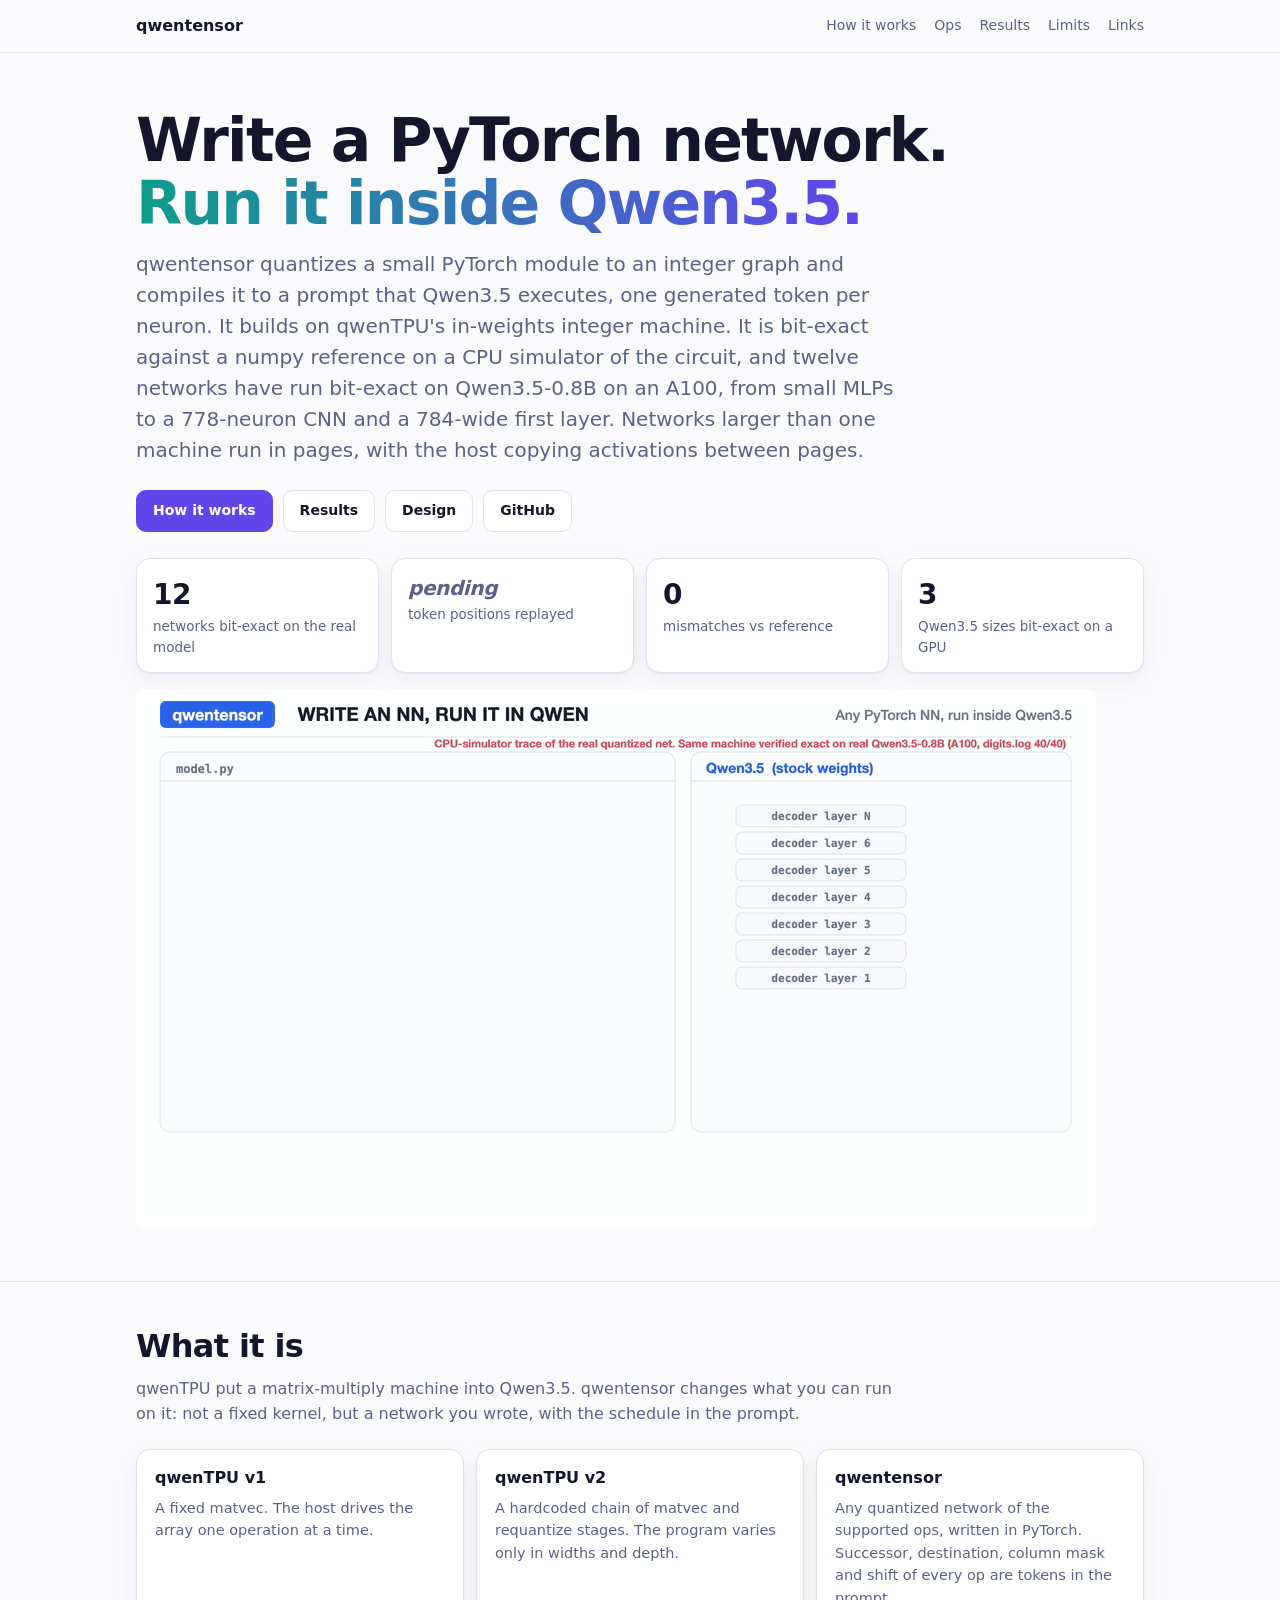
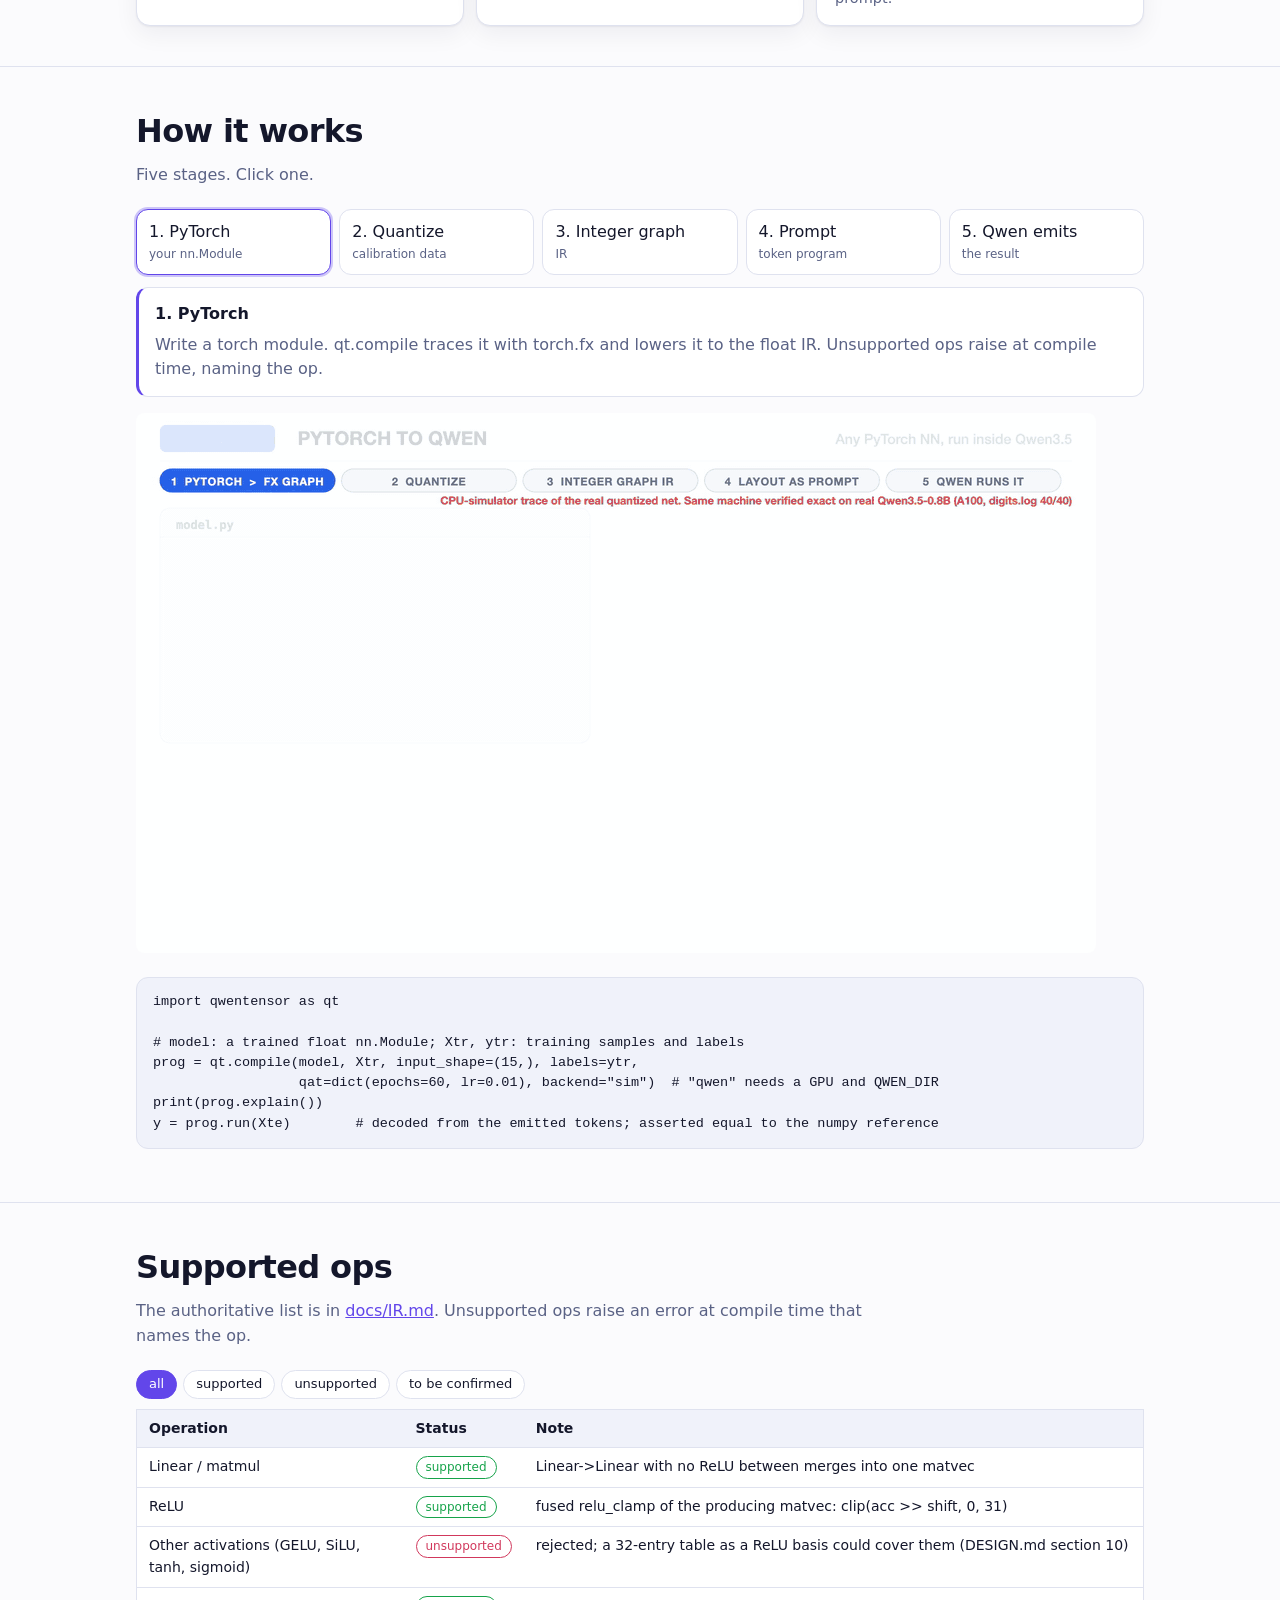
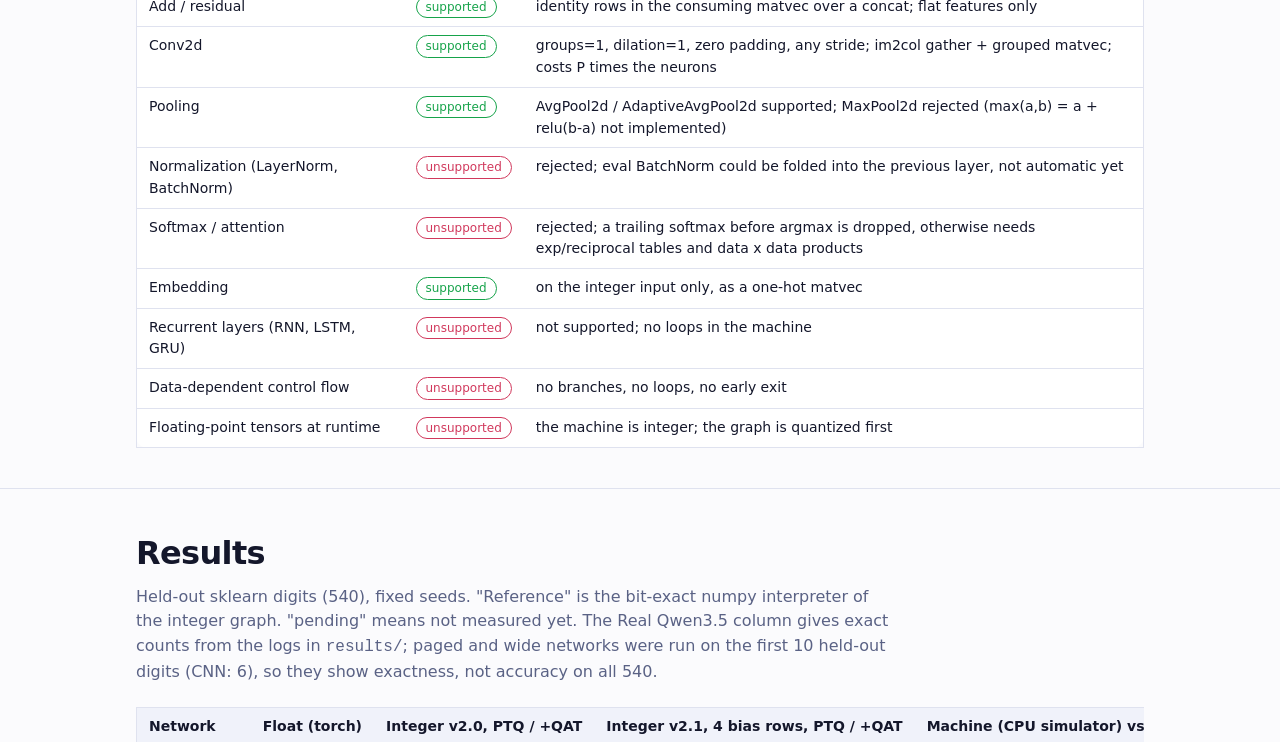
<file: docs/index.html>
<!doctype html>
<meta charset="utf-8">
<title>qwentensor</title>
<meta http-equiv="refresh" content="0; url=site/">
<link rel="canonical" href="site/">
<p><a href="site/">Open the qwentensor page</a></p>
</file>
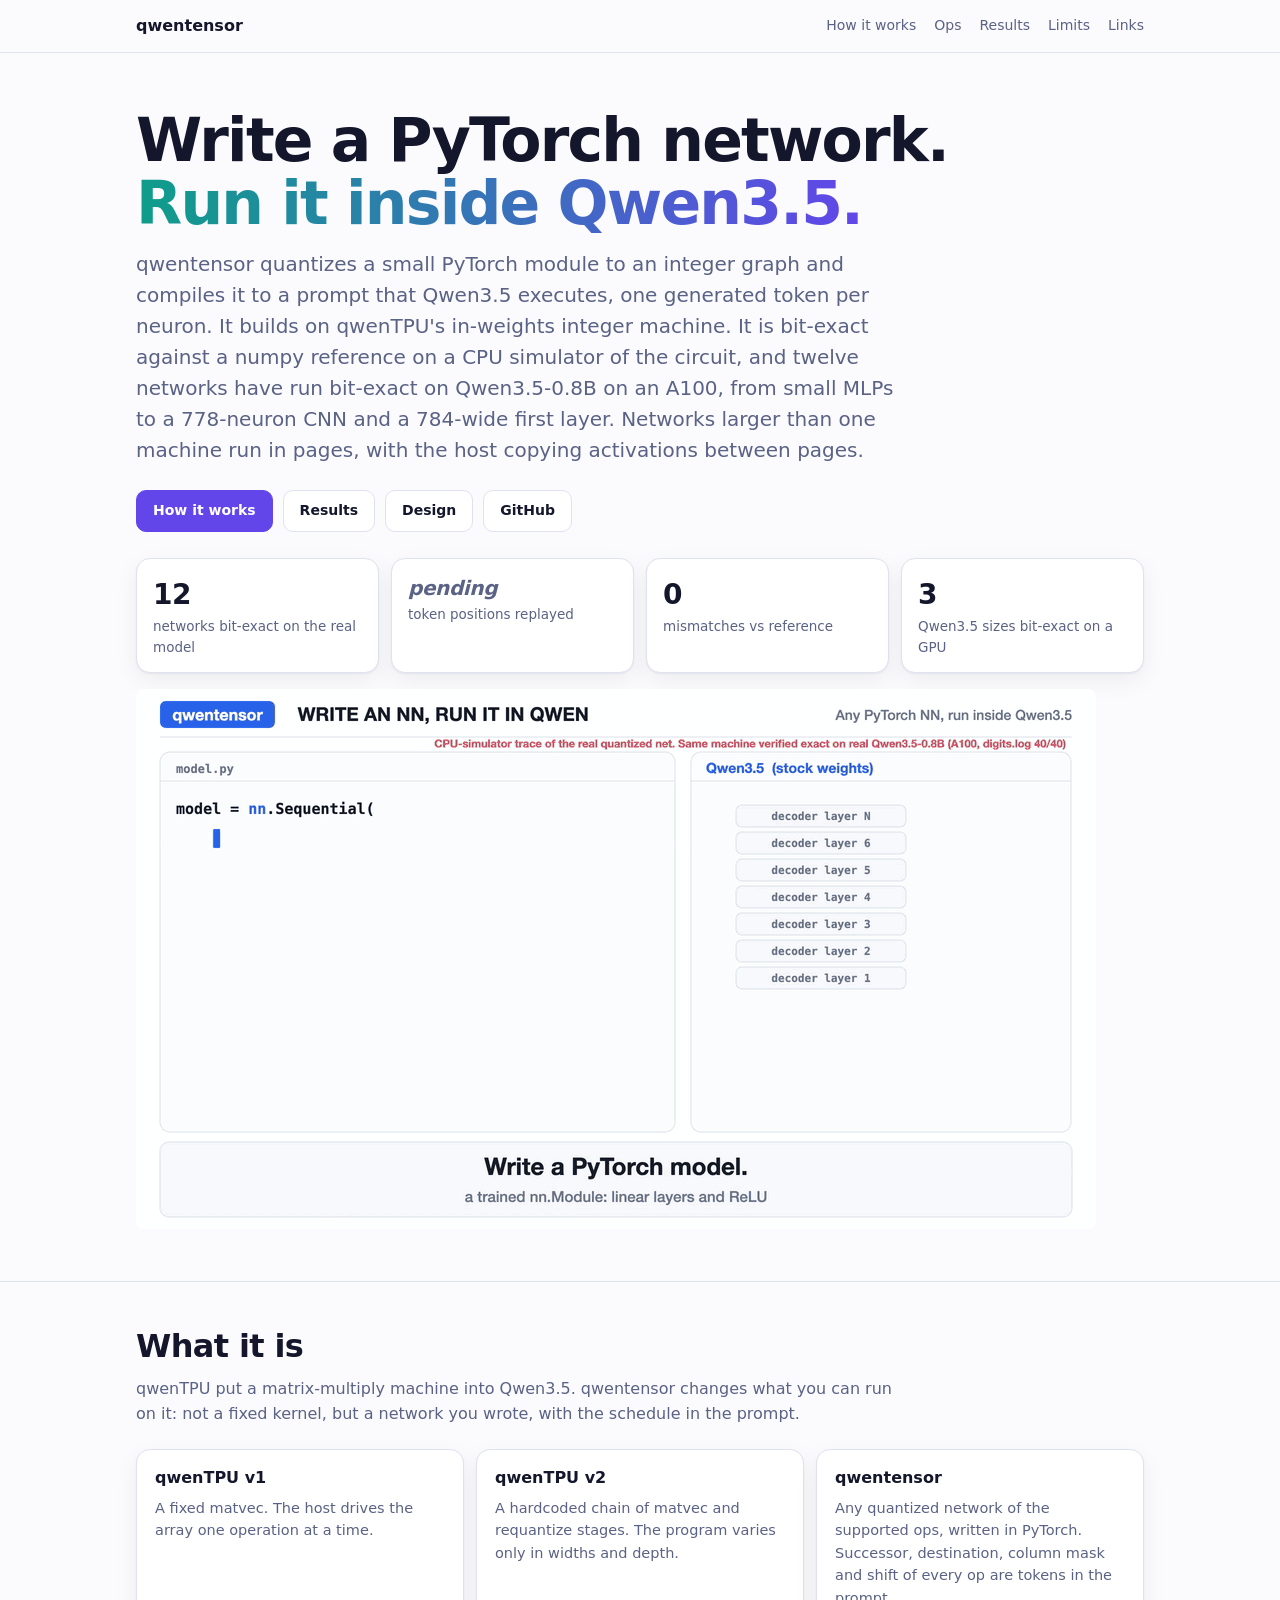
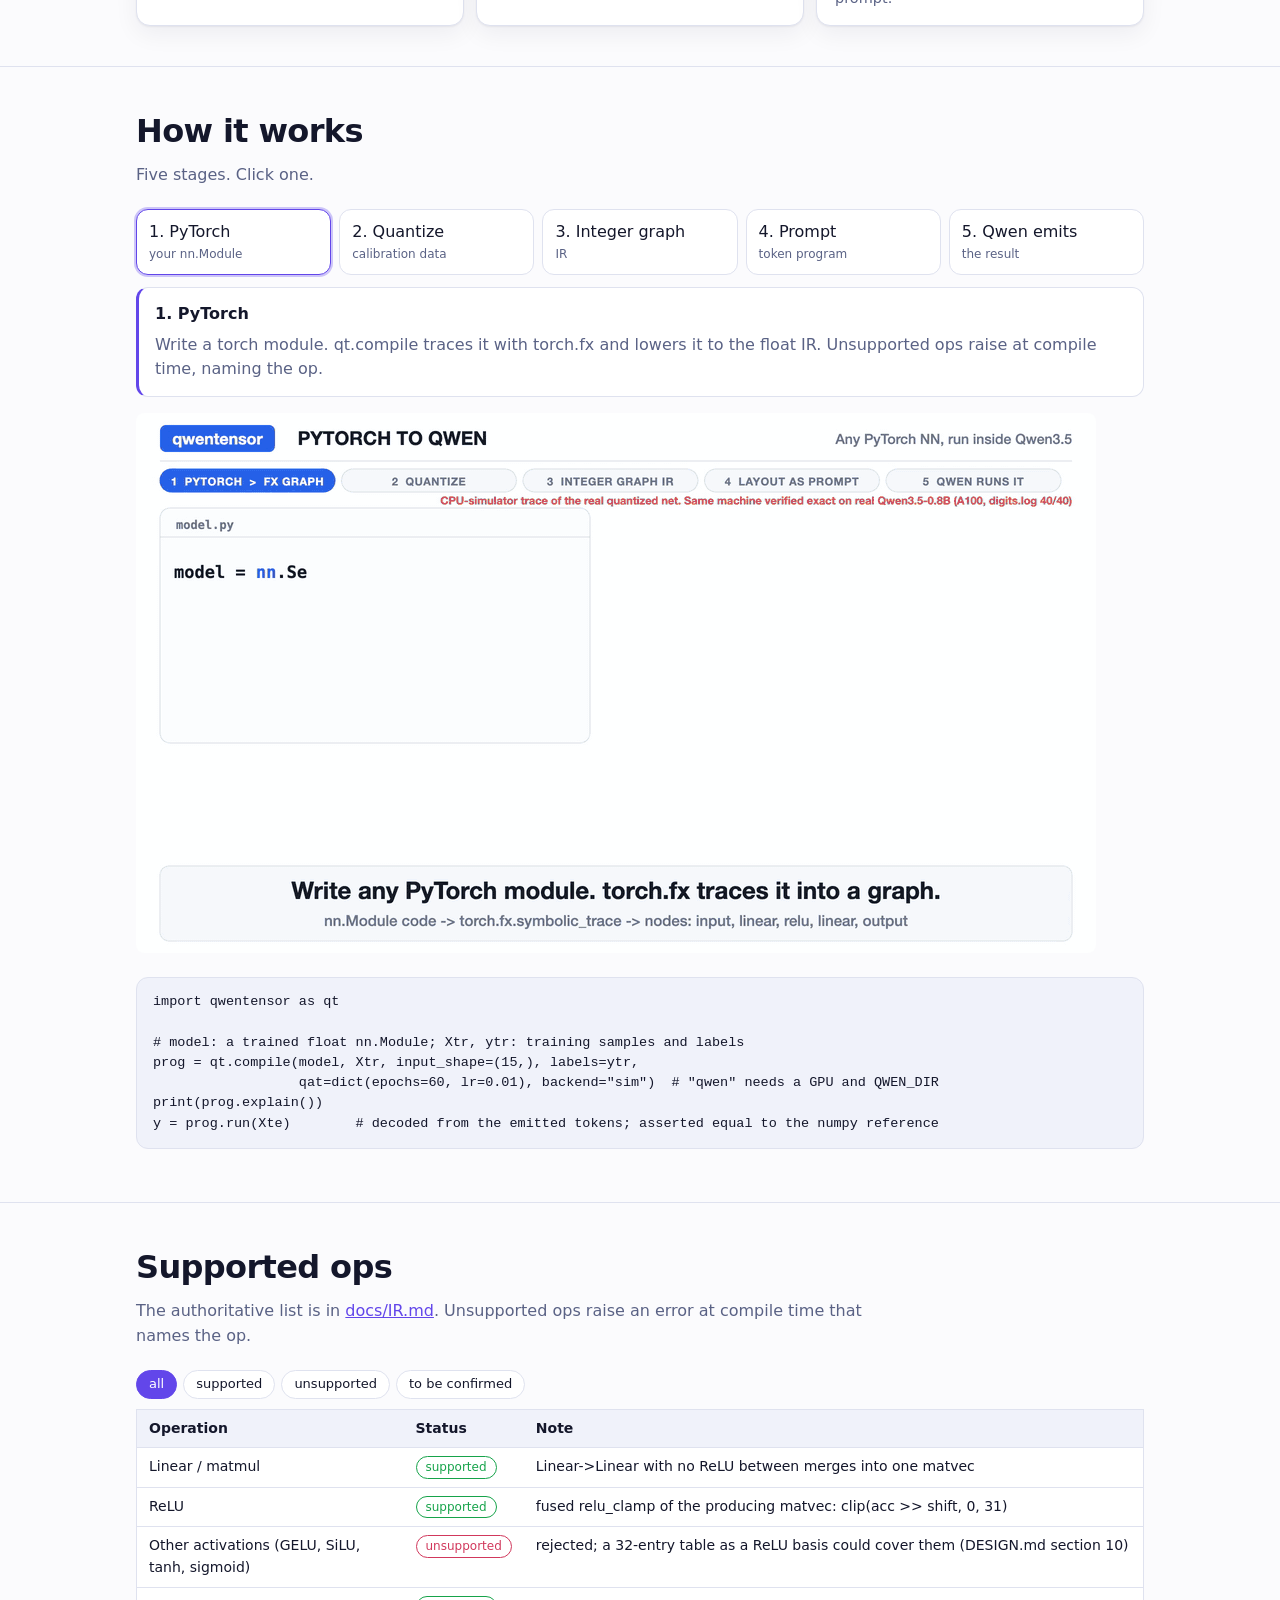
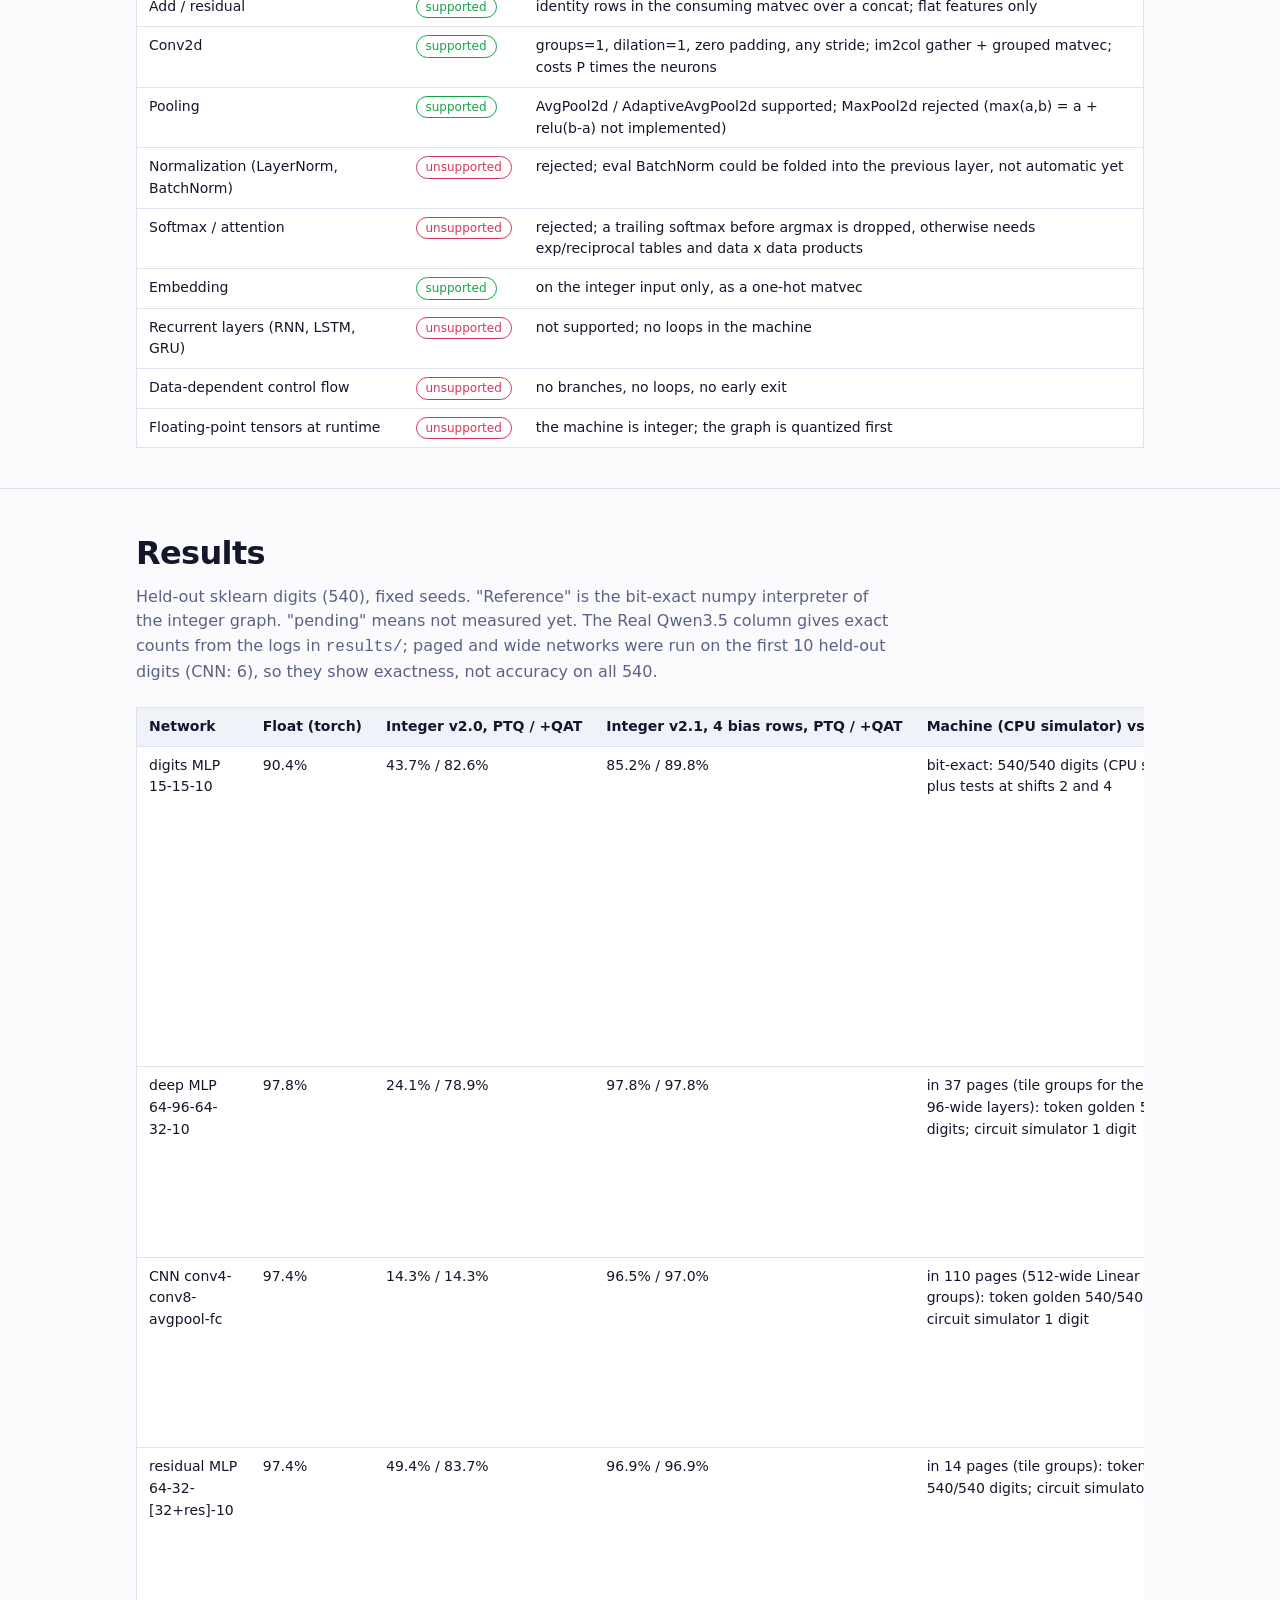
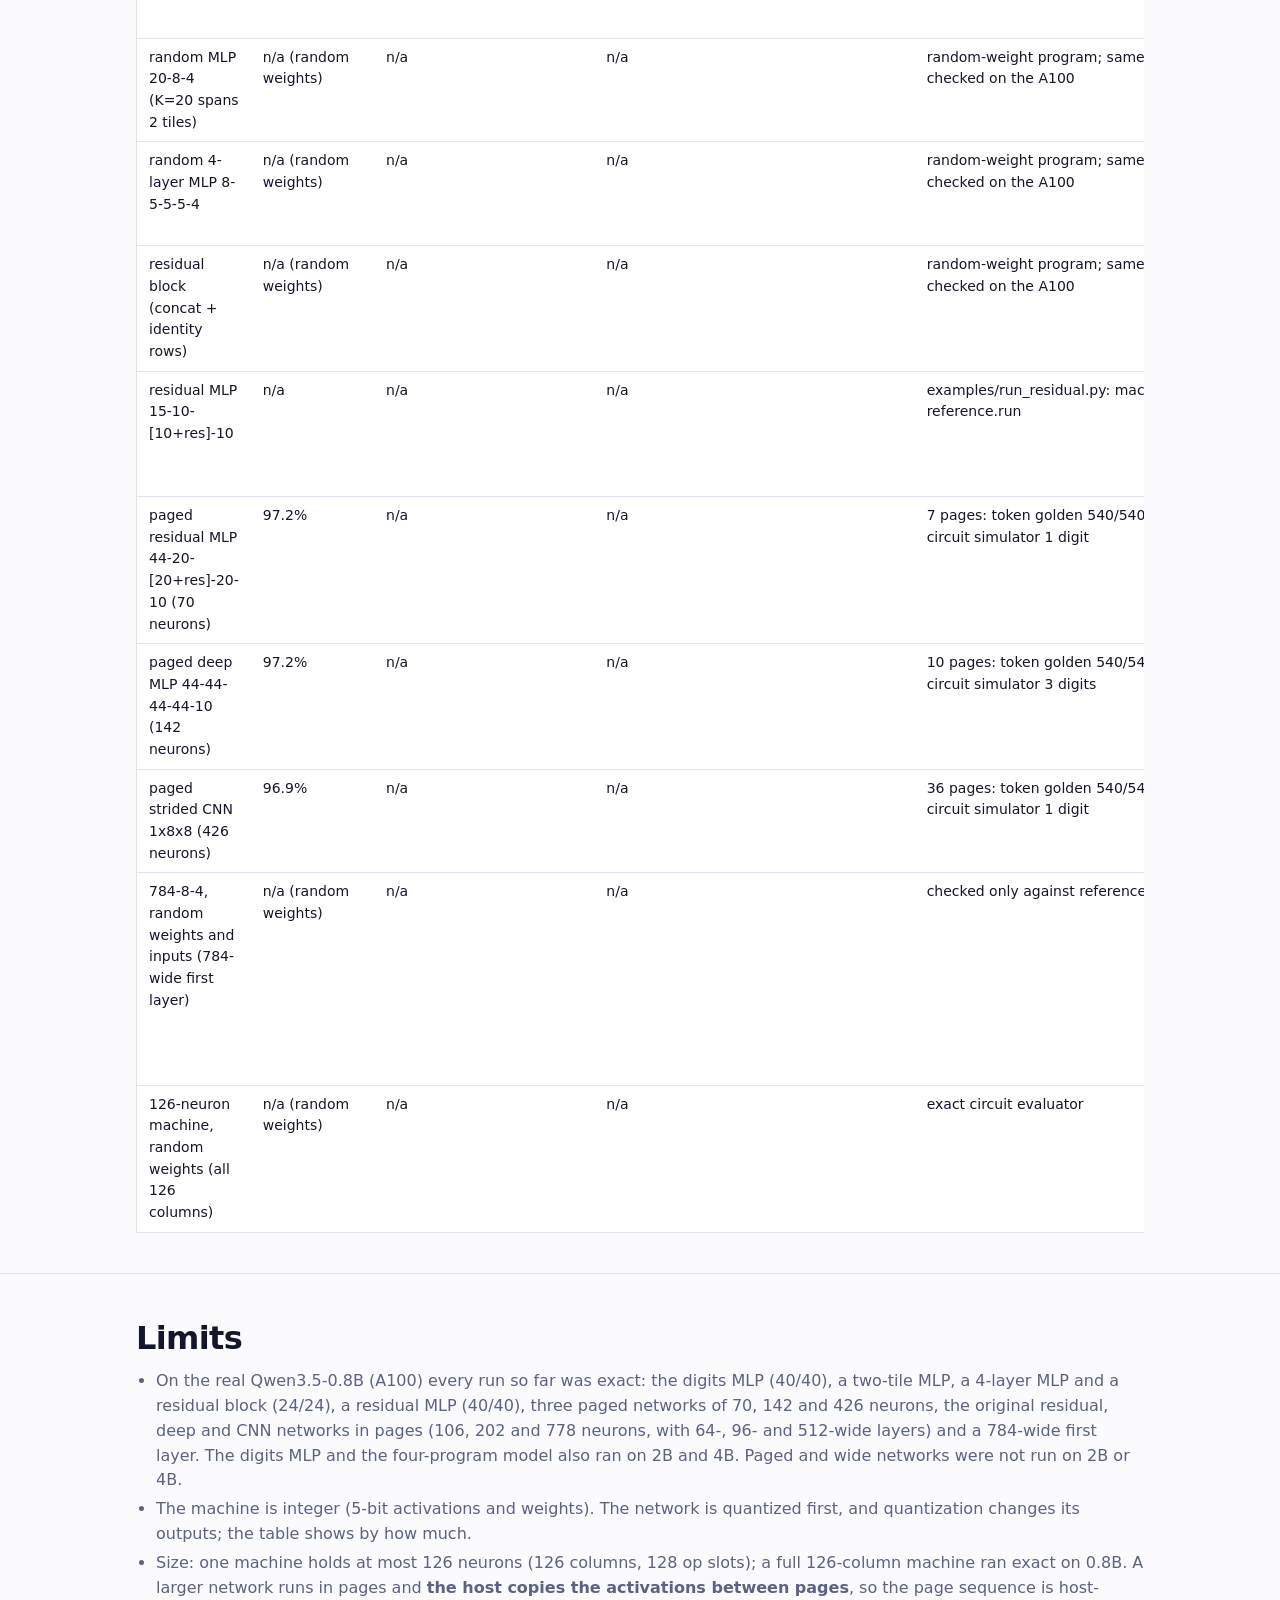
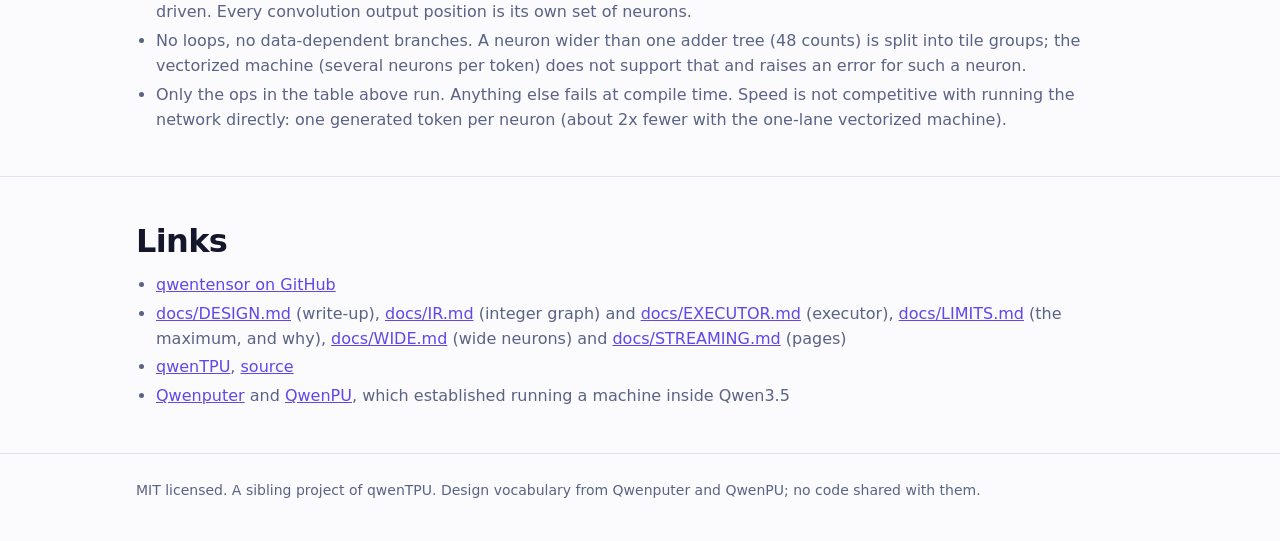
<file: docs/site/index.html>
<!doctype html>
<html lang="en">
<head>
<meta charset="utf-8">
<meta name="viewport" content="width=device-width,initial-scale=1">
<title>qwentensor</title>
<meta name="description" content="Write a PyTorch network and run it entirely inside a stock Qwen3.5.">
<link rel="stylesheet" href="style.css">
</head>
<body>
<nav><div class="wrap"><b>qwentensor</b>
<a href="#how">How it works</a><a href="#ops">Ops</a><a href="#results">Results</a><a href="#limits">Limits</a><a href="#links">Links</a></div></nav>

<header class="hero"><div class="wrap">
  <h1>Write a PyTorch network.<br><em>Run it inside Qwen3.5.</em></h1>
  <p class="lede">qwentensor quantizes a small PyTorch module to an integer graph and compiles it to a prompt that Qwen3.5 executes, one generated token per neuron. It builds on qwenTPU's in-weights integer machine. It is bit-exact against a numpy reference on a CPU simulator of the circuit, and twelve networks have run bit-exact on Qwen3.5-0.8B on an A100, from small MLPs to a 778-neuron CNN and a 784-wide first layer. Networks larger than one machine run in pages, with the host copying activations between pages.</p>
  <div class="btns"><a class="btn primary" href="#how">How it works</a><a class="btn" href="#results">Results</a><a class="btn" href="https://github.com/Bobliuuu/qwentensor/blob/main/docs/DESIGN.md">Design</a><a class="btn" href="https://github.com/Bobliuuu/qwentensor">GitHub</a></div>
  <div class="stats" id="stats"></div>
  <p><img src="../anim/hero.gif" alt="a PyTorch network compiled to a prompt that Qwen3.5 executes" style="max-width:100%;border-radius:8px"></p>
</div></header>

<section id="what"><div class="wrap">
  <h2>What it is</h2>
  <p class="sub">qwenTPU put a matrix-multiply machine into Qwen3.5. qwentensor changes what you can run on it: not a fixed kernel, but a network you wrote, with the schedule in the prompt.</p>
  <div class="cards">
    <div class="card"><h3>qwenTPU v1</h3><p>A fixed matvec. The host drives the array one operation at a time.</p></div>
    <div class="card"><h3>qwenTPU v2</h3><p>A hardcoded chain of matvec and requantize stages. The program varies only in widths and depth.</p></div>
    <div class="card"><h3>qwentensor</h3><p>Any quantized network of the supported ops, written in PyTorch. Successor, destination, column mask and shift of every op are tokens in the prompt.</p></div>
  </div>
</div></section>

<section id="how"><div class="wrap">
  <h2>How it works</h2>
  <p class="sub">Five stages. Click one.</p>
  <div class="pipe" id="pipe"></div>
  <div class="detail" id="detail"></div>
    <p><img src="../anim/pipeline.gif" alt="the qwentensor pipeline" style="max-width:100%;border-radius:8px"></p>
  <pre><code>import qwentensor as qt

# model: a trained float nn.Module; Xtr, ytr: training samples and labels
prog = qt.compile(model, Xtr, input_shape=(15,), labels=ytr,
                  qat=dict(epochs=60, lr=0.01), backend="sim")  # "qwen" needs a GPU and QWEN_DIR
print(prog.explain())
y = prog.run(Xte)        # decoded from the emitted tokens; asserted equal to the numpy reference
</code></pre>
</div></section>

<section id="ops"><div class="wrap">
  <h2>Supported ops</h2>
  <p class="sub">The authoritative list is in <a href="https://github.com/Bobliuuu/qwentensor/blob/main/docs/IR.md">docs/IR.md</a>. Unsupported ops raise an error at compile time that names the op.</p>
  <div class="filter" id="opfilter"></div>
  <div class="scroll"><table class="t" id="opstable"></table></div>
</div></section>

<section id="results"><div class="wrap">
  <h2>Results</h2>
  <p class="sub">Held-out sklearn digits (540), fixed seeds. "Reference" is the bit-exact numpy interpreter of the integer graph. "pending" means not measured yet. The Real Qwen3.5 column gives exact counts from the logs in <code>results/</code>; paged and wide networks were run on the first 10 held-out digits (CNN: 6), so they show exactness, not accuracy on all 540.</p>
  <div class="scroll"><table class="t" id="results-table"></table></div>
</div></section>

<section id="limits"><div class="wrap">
  <h2>Limits</h2>
  <ul class="plain">
    <li>On the real Qwen3.5-0.8B (A100) every run so far was exact: the digits MLP (40/40), a two-tile MLP, a 4-layer MLP and a residual block (24/24), a residual MLP (40/40), three paged networks of 70, 142 and 426 neurons, the original residual, deep and CNN networks in pages (106, 202 and 778 neurons, with 64-, 96- and 512-wide layers) and a 784-wide first layer. The digits MLP and the four-program model also ran on 2B and 4B. Paged and wide networks were not run on 2B or 4B.</li>
    <li>The machine is integer (5-bit activations and weights). The network is quantized first, and quantization changes its outputs; the table shows by how much.</li>
    <li>Size: one machine holds at most 126 neurons (126 columns, 128 op slots); a full 126-column machine ran exact on 0.8B. A larger network runs in pages and <b>the host copies the activations between pages</b>, so the page sequence is host-driven. Every convolution output position is its own set of neurons.</li>
    <li>No loops, no data-dependent branches. A neuron wider than one adder tree (48 counts) is split into tile groups; the vectorized machine (several neurons per token) does not support that and raises an error for such a neuron.</li>
    <li>Only the ops in the table above run. Anything else fails at compile time. Speed is not competitive with running the network directly: one generated token per neuron (about 2x fewer with the one-lane vectorized machine).</li>
  </ul>
</div></section>

<section id="links"><div class="wrap">
  <h2>Links</h2>
  <ul class="plain">
    <li><a href="https://github.com/Bobliuuu/qwentensor">qwentensor on GitHub</a></li>
    <li><a href="https://github.com/Bobliuuu/qwentensor/blob/main/docs/DESIGN.md">docs/DESIGN.md</a> (write-up), <a href="https://github.com/Bobliuuu/qwentensor/blob/main/docs/IR.md">docs/IR.md</a> (integer graph) and <a href="https://github.com/Bobliuuu/qwentensor/blob/main/docs/EXECUTOR.md">docs/EXECUTOR.md</a> (executor), <a href="https://github.com/Bobliuuu/qwentensor/blob/main/docs/LIMITS.md">docs/LIMITS.md</a> (the maximum, and why), <a href="https://github.com/Bobliuuu/qwentensor/blob/main/docs/WIDE.md">docs/WIDE.md</a> (wide neurons) and <a href="https://github.com/Bobliuuu/qwentensor/blob/main/docs/STREAMING.md">docs/STREAMING.md</a> (pages)</li>
    <li><a href="https://bobliuuu.github.io/qwentpu/">qwenTPU</a>, <a href="https://github.com/Bobliuuu/qwentpu">source</a></li>
    <li><a href="https://github.com/divagr18/qwenputer">Qwenputer</a> and <a href="https://github.com/divagr18/QwenPU">QwenPU</a>, which established running a machine inside Qwen3.5</li>
  </ul>
</div></section>

<footer><div class="wrap">MIT licensed. A sibling project of qwenTPU. Design vocabulary from Qwenputer and QwenPU; no code shared with them.</div></footer>

<script src="data/results.js"></script>
<script src="app.js"></script>
</body>
</html>
</file>
<file: docs/site/style.css>
:root{
  --bg:#fbfbfd;--panel:#fff;--ink:#14172b;--mute:#5a6285;--line:#dfe2ef;--soft:#f0f2fa;
  --teal:#0f9d8a;--violet:#6246ea;--amber:#c97a0a;--rose:#d1385c;--ok:#16a34a;
  --shadow:0 1px 2px rgba(20,23,43,.06),0 8px 24px rgba(20,23,43,.06);
}
@media (prefers-color-scheme:dark){:root{
  --bg:#0b0e1a;--panel:#12172b;--ink:#e6e9ff;--mute:#9aa4cf;--line:#262c4a;--soft:#171d36;
  --teal:#35d6c0;--violet:#9d86ff;--amber:#ffb454;--rose:#ff6b8b;--ok:#4ade80;--shadow:none}}
*{box-sizing:border-box}
html{scroll-behavior:smooth}
body{margin:0;background:var(--bg);color:var(--ink);font:16px/1.55 Inter,system-ui,-apple-system,Segoe UI,Helvetica,Arial,sans-serif}
a{color:var(--violet)}
code,.mono{font-family:ui-monospace,SFMono-Regular,Menlo,Consolas,monospace}
pre{background:var(--soft);border:1px solid var(--line);border-radius:12px;padding:14px 16px;overflow-x:auto;font-size:13.5px;line-height:1.5}
.wrap{max-width:1040px;margin:0 auto;padding:0 16px}
nav{position:sticky;top:0;z-index:5;background:color-mix(in srgb,var(--bg) 88%,transparent);backdrop-filter:blur(8px);border-bottom:1px solid var(--line)}
nav .wrap{display:flex;gap:18px;align-items:center;height:52px;overflow-x:auto;white-space:nowrap}
nav b{font-weight:800;margin-right:auto}
nav a{color:var(--mute);text-decoration:none;font-size:14px}
nav a:hover{color:var(--ink)}
.hero{padding:56px 0 28px}
.hero h1{font-size:clamp(34px,6vw,60px);line-height:1.05;margin:0 0 14px;letter-spacing:-.03em}
.hero h1 em{font-style:normal;background:linear-gradient(90deg,var(--teal),var(--violet));-webkit-background-clip:text;background-clip:text;color:transparent}
.hero p.lede{font-size:clamp(17px,2.2vw,20px);color:var(--mute);max-width:760px;margin:0 0 24px}
.btns{display:flex;gap:10px;flex-wrap:wrap}
.btn{display:inline-block;padding:9px 16px;border-radius:10px;border:1px solid var(--line);background:var(--panel);color:var(--ink);text-decoration:none;font-weight:600;font-size:14px}
.btn.primary{background:var(--violet);border-color:var(--violet);color:#fff}
.stats{display:grid;grid-template-columns:repeat(4,1fr);gap:12px;margin:26px 0 0}
.stat{background:var(--panel);border:1px solid var(--line);border-radius:14px;padding:14px 16px;box-shadow:var(--shadow)}
.stat .n{font-size:28px;font-weight:800;letter-spacing:-.02em}
.stat .n.pending{color:var(--mute);font-size:20px;font-weight:600}
.stat .l{color:var(--mute);font-size:13.5px}
section{padding:40px 0;border-top:1px solid var(--line)}
section h2{font-size:clamp(24px,3.4vw,32px);margin:0 0 6px;letter-spacing:-.02em}
section .sub{color:var(--mute);margin:0 0 22px;max-width:760px}
.cards{display:grid;grid-template-columns:repeat(3,1fr);gap:12px}
.card{background:var(--panel);border:1px solid var(--line);border-radius:14px;padding:16px 18px;box-shadow:var(--shadow)}
.card h3{margin:0 0 6px;font-size:16px}
.card p{margin:0;color:var(--mute);font-size:14.5px}
.pipe{display:flex;gap:8px;flex-wrap:wrap;margin-bottom:12px}
.pipe button{flex:1 1 150px;text-align:left;font:inherit;cursor:pointer;background:var(--panel);color:var(--ink);border:1px solid var(--line);border-radius:12px;padding:10px 12px}
.pipe button small{display:block;color:var(--mute);font-size:12px}
.pipe button[aria-pressed=true]{border-color:var(--violet);box-shadow:0 0 0 2px color-mix(in srgb,var(--violet) 30%,transparent)}
.detail{background:var(--panel);border:1px solid var(--line);border-left:3px solid var(--violet);border-radius:12px;padding:14px 16px;min-height:96px}
.detail h3{margin:0 0 6px;font-size:16px}
.detail p{margin:0;color:var(--mute)}
.scroll{overflow-x:auto}
table.t{border-collapse:collapse;width:100%;font-size:14px;background:var(--panel);border:1px solid var(--line);border-radius:12px}
table.t th,table.t td{padding:8px 12px;border-bottom:1px solid var(--line);text-align:left;vertical-align:top}
table.t th{background:var(--soft);font-weight:700;white-space:nowrap}
.pill{display:inline-block;font-size:12px;padding:1px 9px;border-radius:99px;border:1px solid var(--line);color:var(--mute)}
.pill.yes{color:var(--ok);border-color:var(--ok)}
.pill.no{color:var(--rose);border-color:var(--rose)}
.pill.tbd{color:var(--amber);border-color:var(--amber)}
.pending{color:var(--mute);font-style:italic}
.empty{color:var(--mute);padding:14px;text-align:center;font-style:italic}
.filter{margin-bottom:10px}
.filter button{font:inherit;font-size:13px;cursor:pointer;background:var(--panel);color:var(--ink);border:1px solid var(--line);border-radius:99px;padding:3px 12px;margin-right:6px}
.filter button[aria-pressed=true]{background:var(--violet);border-color:var(--violet);color:#fff}
ul.plain{margin:0;padding-left:20px;color:var(--mute)} ul.plain li{margin:4px 0}
footer{border-top:1px solid var(--line);padding:26px 0 40px;color:var(--mute);font-size:14px}
@media(max-width:760px){.stats{grid-template-columns:repeat(2,1fr)}.cards{grid-template-columns:1fr}}
</file>
